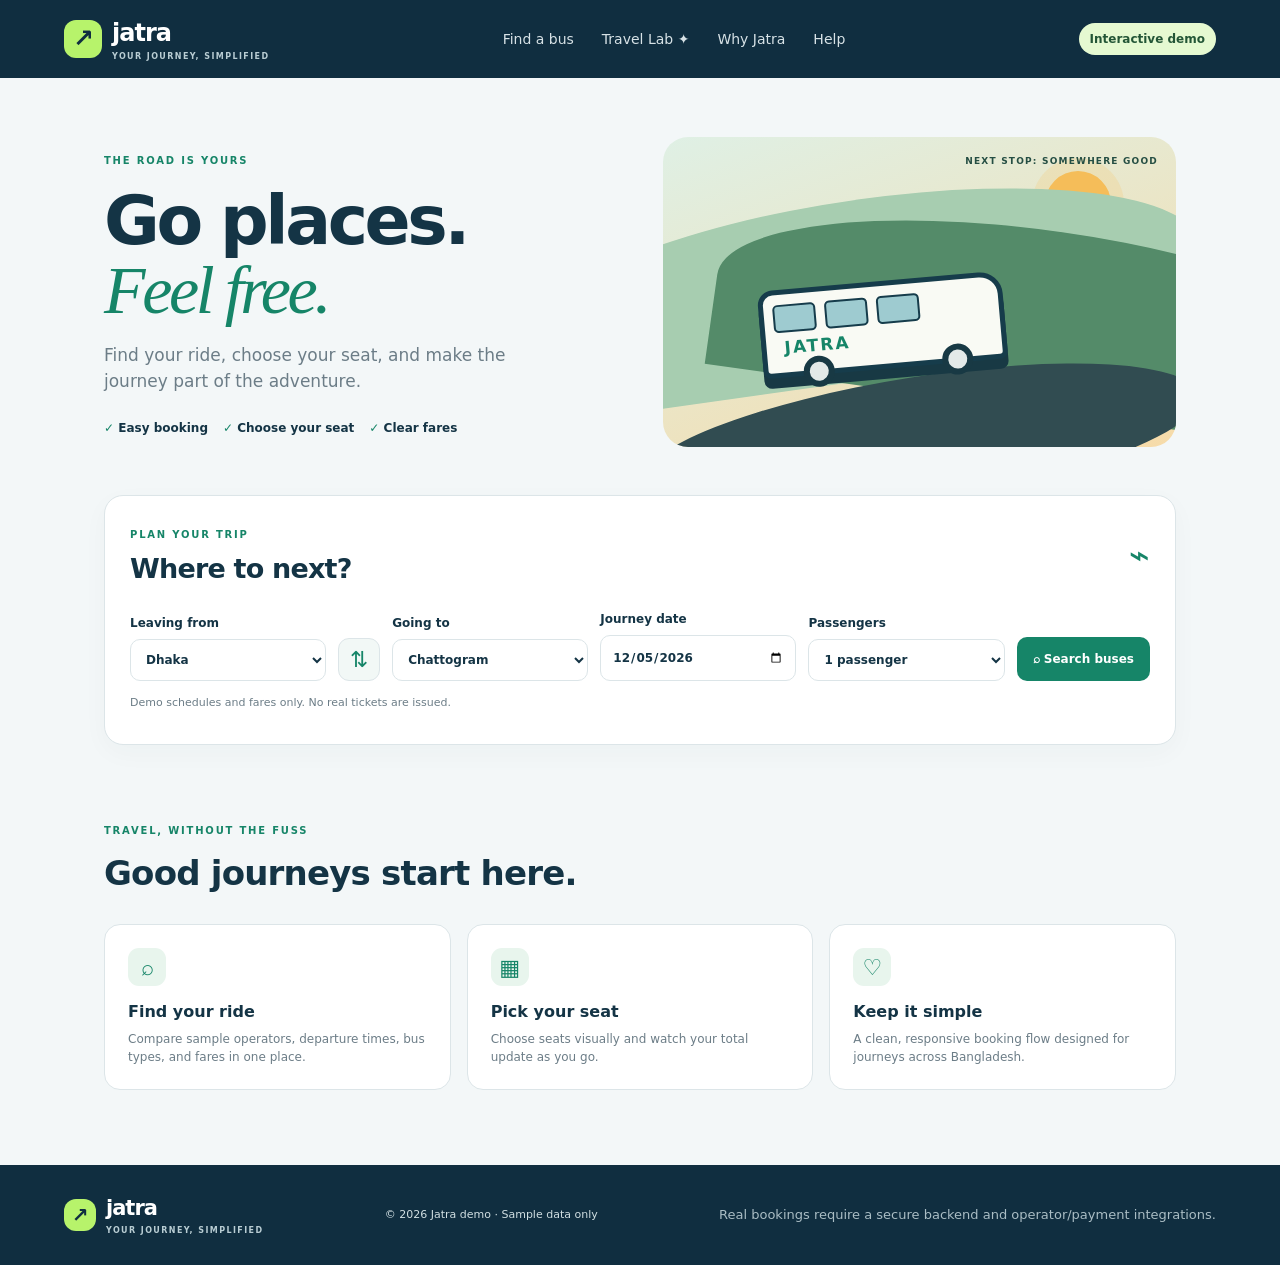
<file: index.html>
<!doctype html>
<html lang="en">
<head>
  <meta charset="utf-8" />
  <meta name="viewport" content="width=device-width, initial-scale=1" />
  <meta name="theme-color" content="#102e40" />
  <meta name="description" content="Jatra is an interactive Bangladesh bus booking demo. Search routes, choose seats and calculate fares." />
  <title>Jatra — Bus Booking</title>
  <link rel="stylesheet" href="styles.css" />
</head>
<body>
  <header class="topbar">
    <a class="brand" href="#"><span class="brand-mark">↗</span><span>jatra<small>YOUR JOURNEY, SIMPLIFIED</small></span></a>
    <nav><a href="#search">Find a bus</a><a href="apps.html">Travel Lab ✦</a><a href="#why">Why Jatra</a><a href="#help">Help</a></nav>
    <span class="demo-pill">Interactive demo</span>
  </header>
  <main>
    <section class="hero">
      <div class="hero-copy">
        <span class="eyebrow">THE ROAD IS YOURS</span>
        <h1>Go places.<br><em>Feel free.</em></h1>
        <p>Find your ride, choose your seat, and make the journey part of the adventure.</p>
        <div class="hero-points"><span>✓ Easy booking</span><span>✓ Choose your seat</span><span>✓ Clear fares</span></div>
      </div>
      <div class="hero-art" role="img" aria-label="Illustration of a coach travelling through green hills">
        <div class="sun"></div><div class="hill hill-back"></div><div class="hill hill-front"></div>
        <div class="road"></div><div class="bus-art"><div class="bus-window"></div><div class="bus-window"></div><div class="bus-window"></div><div class="bus-wheel wheel-a"></div><div class="bus-wheel wheel-b"></div></div>
        <span class="art-label">NEXT STOP: SOMEWHERE GOOD</span>
      </div>
    </section>

    <section class="search-panel panel" id="search">
      <div class="section-heading"><div><span class="eyebrow">PLAN YOUR TRIP</span><h2>Where to next?</h2></div><span class="heading-icon">⌁</span></div>
      <form id="search-form" class="search-grid">
        <label>Leaving from<select id="origin" required></select></label>
        <button class="swap" id="swap" type="button" aria-label="Swap origin and destination">⇅</button>
        <label>Going to<select id="destination" required></select></label>
        <label>Journey date<input id="date" type="date" required /></label>
        <label>Passengers<select id="passengers"><option value="1">1 passenger</option><option value="2">2 passengers</option><option value="3">3 passengers</option><option value="4">4 passengers</option></select></label>
        <button class="primary search-button" type="submit">⌕ <span>Search buses</span></button>
      </form>
      <p class="fineprint">Demo schedules and fares only. No real tickets are issued.</p>
      <p class="error" id="search-error" aria-live="polite"></p>
    </section>

    <section id="results-section" class="results-section hidden">
      <div class="section-heading"><div><span class="eyebrow">YOUR OPTIONS</span><h2>Available buses</h2><p id="route-summary" class="muted"></p></div><span class="result-count" id="result-count">3 options</span></div>
      <div class="filters panel">
        <label>Sort by<select id="sort"><option value="recommended">Recommended</option><option value="price">Lowest price</option><option value="departure">Departure time</option></select></label>
        <label>Bus type<select id="filter"><option value="all">All buses</option><option value="ac">AC only</option><option value="nonac">Non-AC only</option></select></label>
      </div>
      <div id="bus-list" class="bus-list"></div>
    </section>

    <section id="booking-section" class="booking-layout hidden">
      <div class="panel seat-panel">
        <div class="section-heading"><div><span class="eyebrow">STEP 1 OF 2</span><h2>Choose your seats</h2><p id="selected-bus-subtitle" class="muted"></p></div><button id="back-results" class="text-button" type="button">← Buses</button></div>
        <div class="driver-row"><span>FRONT OF BUS</span><span class="steering">◉</span></div>
        <div id="seat-map" class="seat-map"></div>
        <div class="seat-legend"><span><i class="available"></i> Available</span><span><i class="chosen"></i> Selected</span><span><i class="occupied"></i> Booked</span></div>
        <p class="muted small" id="seat-instruction">Choose your seats to continue.</p>
        <p class="error" id="seat-error" aria-live="polite"></p>
      </div>
      <aside class="panel summary-panel">
        <span class="eyebrow">YOUR JOURNEY</span><h3 id="summary-route"></h3><p id="summary-date" class="muted"></p>
        <div class="summary-line"><span>Bus</span><strong id="summary-bus"></strong></div>
        <div class="summary-line"><span>Seats</span><strong id="summary-seats">None selected</strong></div>
        <div class="summary-line"><span>Price per seat</span><strong id="summary-price"></strong></div>
        <div class="total-line"><span>Total fare</span><strong id="summary-total">৳0</strong></div>
        <button id="continue" class="primary full" type="button">Continue to passenger details →</button>
      </aside>
    </section>

    <section id="passenger-section" class="panel passenger-panel hidden">
      <div class="section-heading"><div><span class="eyebrow">STEP 2 OF 2</span><h2>Passenger details</h2><p class="muted">Who is travelling with us?</p></div></div>
      <form id="passenger-form" class="passenger-form">
        <label>Full name<input id="full-name" autocomplete="name" placeholder="Passenger's full name" required minlength="2" /></label>
        <label>Mobile number<input id="phone" inputmode="tel" autocomplete="tel" placeholder="01XXXXXXXXX" required /></label>
        <label>Payment preference<select id="payment"><option>Mobile banking / online payment</option><option>Pay at bus counter</option></select></label>
        <div class="checkout-total"><span>Amount due</span><strong id="checkout-total">৳0</strong></div>
        <p class="fineprint">This demo does not process payments or reserve real seats.</p>
        <p class="error" id="passenger-error" aria-live="polite"></p>
        <div class="button-row"><button type="button" id="back-seats" class="secondary">← Back to seats</button><button class="primary" type="submit">Confirm demo booking</button></div>
      </form>
    </section>

    <section id="confirmation" class="panel confirmation hidden" aria-live="polite">
      <div class="success-mark">✓</div><span class="eyebrow">ALL SET (DEMO)</span><h2>Your trip is taking shape.</h2><p class="muted">This is a prototype confirmation. No real ticket has been booked and no payment was taken.</p>
      <div id="confirmation-details" class="confirmation-details"></div>
      <button id="new-booking" class="primary full" type="button">Book another journey</button>
    </section>

    <section class="why-section" id="why"><span class="eyebrow">TRAVEL, WITHOUT THE FUSS</span><h2>Good journeys start here.</h2><div class="feature-grid"><article><span class="feature-icon">⌕</span><h3>Find your ride</h3><p>Compare sample operators, departure times, bus types, and fares in one place.</p></article><article><span class="feature-icon">▦</span><h3>Pick your seat</h3><p>Choose seats visually and watch your total update as you go.</p></article><article><span class="feature-icon">♡</span><h3>Keep it simple</h3><p>A clean, responsive booking flow designed for journeys across Bangladesh.</p></article></div></section>
  </main>
  <footer id="help"><a class="brand footer-brand" href="#"><span class="brand-mark">↗</span><span>jatra<small>YOUR JOURNEY, SIMPLIFIED</small></span></a><p>© 2026 Jatra demo · Sample data only</p><p class="muted">Real bookings require a secure backend and operator/payment integrations.</p></footer>
  <script src="app.js"></script>
</body>
</html>
</file>
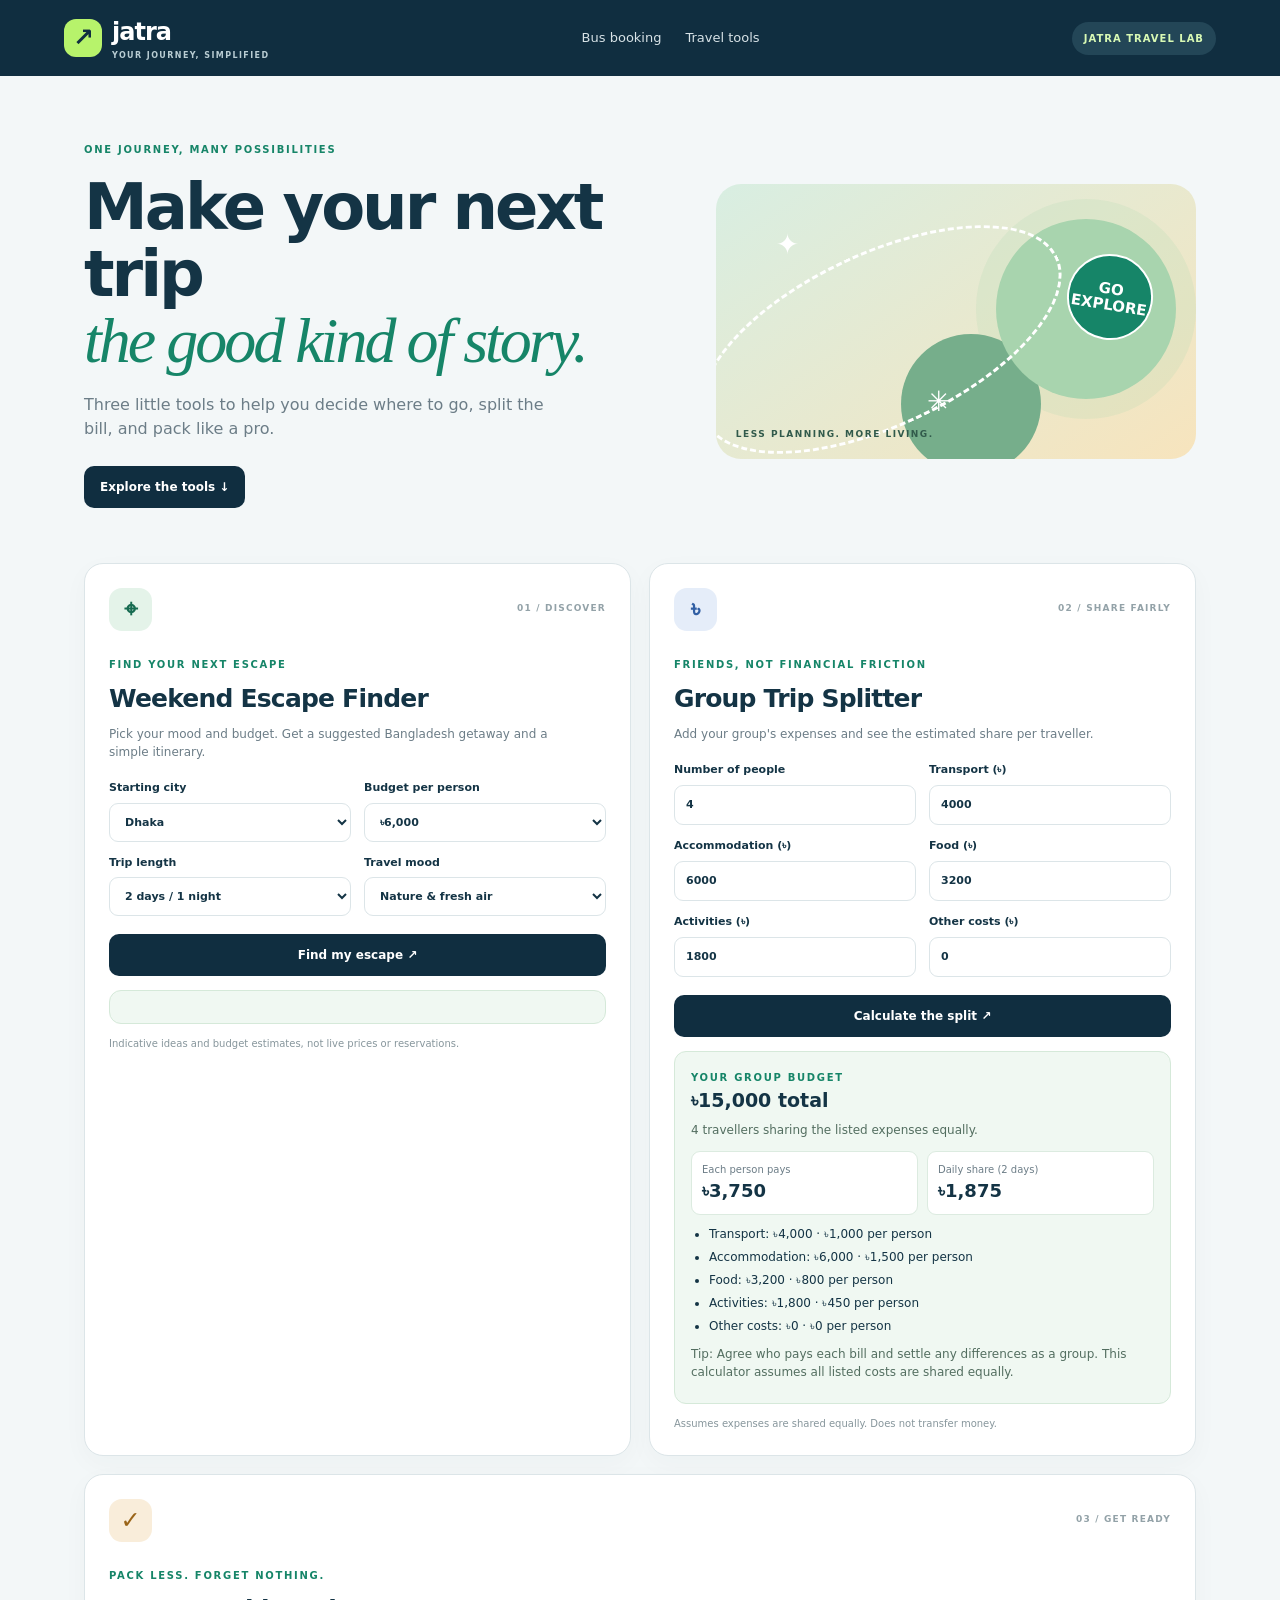
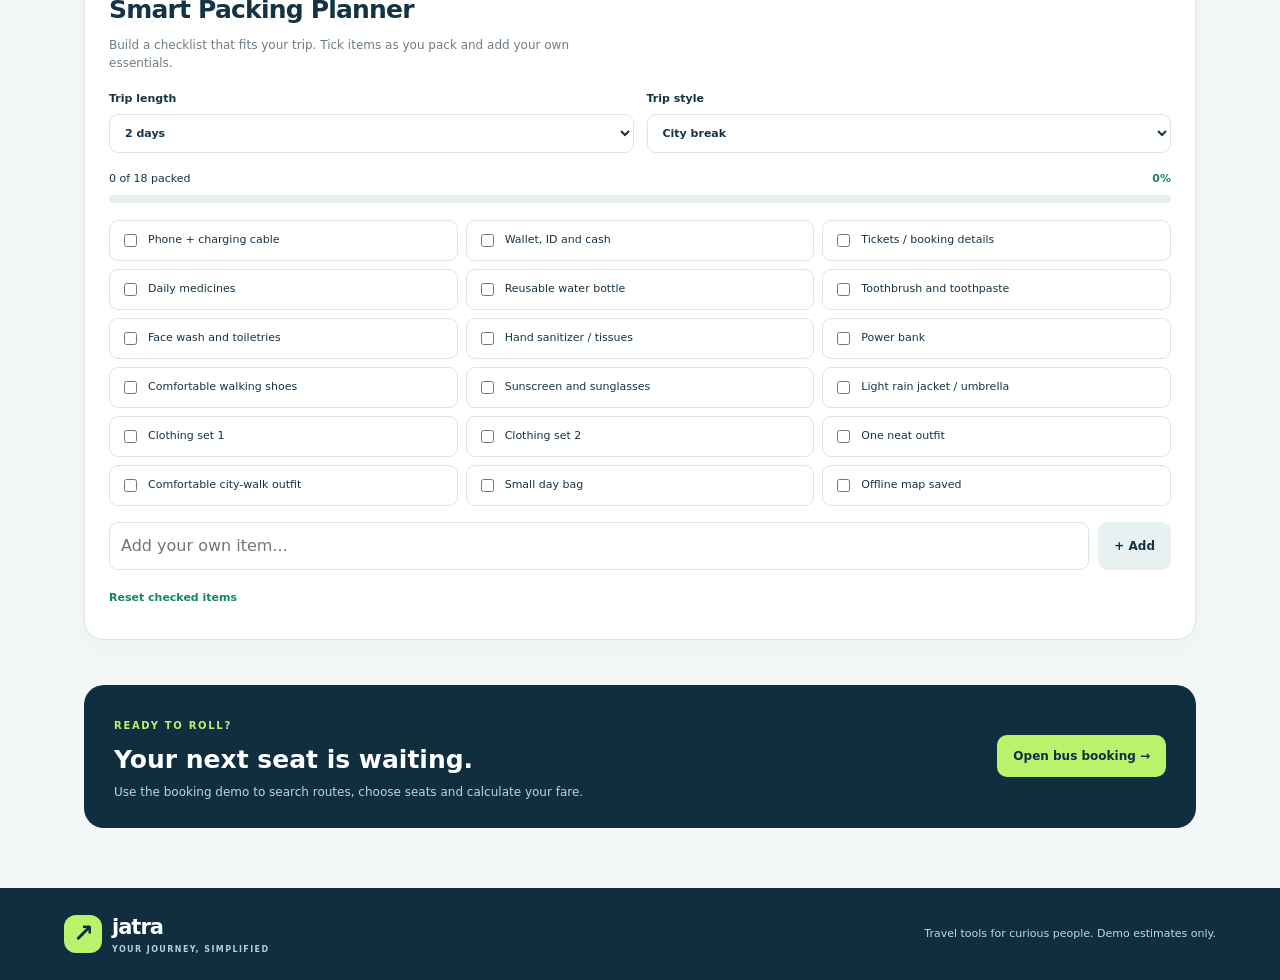
<file: apps.html>
<!doctype html>
<html lang="en">
<head>
<meta charset="utf-8"><meta name="viewport" content="width=device-width, initial-scale=1"><meta name="theme-color" content="#102e40">
<meta name="description" content="Explore Jatra travel tools: Bangladesh weekend escape finder, group trip cost splitter and smart packing planner.">
<title>Jatra Travel Lab — Mini Apps</title><link rel="stylesheet" href="apps.css">
</head>
<body>
<header class="topbar"><a class="brand" href="index.html"><span class="mark">↗</span><span>jatra<small>YOUR JOURNEY, SIMPLIFIED</small></span></a><nav><a href="index.html">Bus booking</a><a href="#tools">Travel tools</a></nav><span class="pill">JATRA TRAVEL LAB</span></header>
<main>
<section class="intro"><div><span class="eyebrow">ONE JOURNEY, MANY POSSIBILITIES</span><h1>Make your next trip<br><em>the good kind of story.</em></h1><p>Three little tools to help you decide where to go, split the bill, and pack like a pro.</p><a class="primary" href="#tools">Explore the tools ↓</a></div><div class="intro-art"><div class="orb"></div><div class="route-line"></div><span class="stamp">GO<br>EXPLORE</span><span class="tiny t1">✦</span><span class="tiny t2">✳</span><span class="art-note">LESS PLANNING. MORE LIVING.</span></div></section>
<section id="tools" class="tool-grid">
<article class="tool-card escape-card"><div class="tool-head"><span class="tool-icon">⌖</span><span class="number">01 / DISCOVER</span></div><span class="eyebrow">FIND YOUR NEXT ESCAPE</span><h2>Weekend Escape Finder</h2><p>Pick your mood and budget. Get a suggested Bangladesh getaway and a simple itinerary.</p><div class="control-grid"><label>Starting city<select id="start-city"><option>Dhaka</option><option>Chattogram</option><option>Sylhet</option><option>Rajshahi</option><option>Khulna</option></select></label><label>Budget per person<select id="trip-budget"><option value="3000">৳3,000</option><option value="6000" selected>৳6,000</option><option value="12000">৳12,000</option><option value="25000">৳25,000</option></select></label><label>Trip length<select id="trip-days"><option value="1">Day trip</option><option value="2" selected>2 days / 1 night</option><option value="3">3 days / 2 nights</option></select></label><label>Travel mood<select id="trip-mood"><option value="nature">Nature & fresh air</option><option value="beach">Beach & sea</option><option value="culture">Culture & history</option><option value="adventure">Adventure</option></select></label></div><button class="primary full" id="find-escape">Find my escape ↗</button><div id="escape-result" class="result-box hidden" aria-live="polite"></div><p class="disclaimer">Indicative ideas and budget estimates, not live prices or reservations.</p></article>
<article class="tool-card split-card"><div class="tool-head"><span class="tool-icon blue">৳</span><span class="number">02 / SHARE FAIRLY</span></div><span class="eyebrow">FRIENDS, NOT FINANCIAL FRICTION</span><h2>Group Trip Splitter</h2><p>Add your group's expenses and see the estimated share per traveller.</p><div class="control-grid"><label>Number of people<input type="number" min="1" max="40" value="4" id="people"></label><label>Transport (৳)<input type="number" min="0" value="4000" id="transport"></label><label>Accommodation (৳)<input type="number" min="0" value="6000" id="stay"></label><label>Food (৳)<input type="number" min="0" value="3200" id="food"></label><label>Activities (৳)<input type="number" min="0" value="1800" id="activities"></label><label>Other costs (৳)<input type="number" min="0" value="0" id="other"></label></div><button class="primary full" id="calculate-split">Calculate the split ↗</button><div id="split-result" class="result-box hidden" aria-live="polite"></div><p class="disclaimer">Assumes expenses are shared equally. Does not transfer money.</p></article>
<article class="tool-card pack-card"><div class="tool-head"><span class="tool-icon gold">✓</span><span class="number">03 / GET READY</span></div><span class="eyebrow">PACK LESS. FORGET NOTHING.</span><h2>Smart Packing Planner</h2><p>Build a checklist that fits your trip. Tick items as you pack and add your own essentials.</p><div class="control-grid"><label>Trip length<select id="pack-days"><option value="1">1 day</option><option value="2" selected>2 days</option><option value="3">3 days</option><option value="5">5 days</option><option value="7">7 days</option></select></label><label>Trip style<select id="pack-style"><option value="city">City break</option><option value="beach">Beach</option><option value="hiking">Nature / hiking</option><option value="work">Work trip</option></select></label></div><div class="progress-wrap"><div class="progress-meta"><span id="pack-progress-label">0 of 0 packed</span><strong id="pack-percent">0%</strong></div><div class="progress-track"><div id="pack-progress" class="progress-fill"></div></div></div><div id="packing-list" class="packing-list"></div><form id="add-item-form" class="add-item"><input id="custom-item" placeholder="Add your own item..." maxlength="70" aria-label="Custom packing item" required><button class="secondary" type="submit">+ Add</button></form><button class="text-button" id="reset-packing" type="button">Reset checked items</button></article>
</section>
<section class="bottom-cta"><div><span class="eyebrow">READY TO ROLL?</span><h2>Your next seat is waiting.</h2><p>Use the booking demo to search routes, choose seats and calculate your fare.</p></div><a class="primary" href="index.html#search">Open bus booking →</a></section>
</main><footer><a class="brand" href="index.html"><span class="mark">↗</span><span>jatra<small>YOUR JOURNEY, SIMPLIFIED</small></span></a><span>Travel tools for curious people. Demo estimates only.</span></footer>
<script src="apps.js"></script>
</body></html>
</file>
<file: styles.css>
:root{--ink:#143445;--deep:#102e40;--green:#b7f36b;--teal:#168568;--muted:#6c7d87;--line:#dce5e8;--paper:#fff;--bg:#f3f7f8;--red:#b63838}*{box-sizing:border-box}html{scroll-behavior:smooth}body{margin:0;background:var(--bg);color:var(--ink);font-family:Inter,ui-sans-serif,system-ui,-apple-system,BlinkMacSystemFont,"Segoe UI",sans-serif;line-height:1.5}button,input,select{font:inherit}button{cursor:pointer}.topbar{min-height:78px;display:flex;align-items:center;justify-content:space-between;padding:12px max(5vw,22px);background:var(--deep);color:white;gap:24px}.brand{display:flex;align-items:center;gap:10px;text-decoration:none;color:white;font-weight:850;font-size:24px;letter-spacing:-1px}.brand small{display:block;font-size:8px;letter-spacing:1.4px;color:#b9cdd3;font-weight:650}.brand-mark{display:grid;place-items:center;width:38px;height:38px;border-radius:12px;background:var(--green);color:var(--deep);font-size:25px}.topbar nav{display:flex;gap:28px}.topbar nav a{color:#d7e2e6;text-decoration:none;font-size:14px}.demo-pill,.result-count{font-size:12px;background:#e5f9d1;color:#235536;padding:7px 11px;border-radius:999px;font-weight:750}main{max-width:1120px;margin:auto;padding:34px 24px 60px}.hero{display:grid;grid-template-columns:1fr 1fr;align-items:center;gap:45px;padding:25px 0 48px}.eyebrow{font-size:10px;font-weight:850;letter-spacing:1.8px;color:var(--teal)}h1{font-size:clamp(42px,6vw,68px);line-height:1.02;letter-spacing:-3.4px;margin:15px 0 18px}h1 em{font-family:Georgia,serif;font-weight:500;color:var(--teal)}.hero-copy>p{color:var(--muted);max-width:440px;font-size:17px}.hero-points{display:flex;gap:15px;flex-wrap:wrap;margin-top:25px;font-size:12px;font-weight:700}.hero-points span:first-letter{color:var(--teal)}.hero-art{height:310px;border-radius:25px;position:relative;overflow:hidden;background:linear-gradient(160deg,#dff0e5,#f6dba9);isolation:isolate}.sun{position:absolute;right:65px;top:34px;width:66px;height:66px;border-radius:50%;background:#f5bd59;box-shadow:0 0 0 13px #f5bd5933}.hill{position:absolute;bottom:68px;width:130%;height:180px;border-radius:50% 50% 0 0}.hill-back{background:#a7cdb0;left:-25%;transform:rotate(-8deg)}.hill-front{background:#548b69;left:10%;bottom:36px;transform:rotate(8deg)}.road{position:absolute;bottom:-55px;left:-5%;width:110%;height:125px;background:#314c51;transform:rotate(-9deg);border-radius:50%}.bus-art{position:absolute;z-index:2;left:19%;bottom:78px;width:245px;height:88px;background:#f9faf4;border:5px solid #163c4b;border-radius:15px 23px 8px 8px;transform:rotate(-5deg);box-shadow:0 10px 0 #183944}.bus-art:before{content:"JATRA";position:absolute;left:18px;bottom:12px;color:#168568;font-size:17px;font-weight:900;letter-spacing:2px}.bus-window{display:inline-block;width:43px;height:28px;margin:10px 0 0 9px;border-radius:5px;background:#9ecbd0;border:2px solid #163c4b}.bus-wheel{position:absolute;bottom:-17px;width:31px;height:31px;border:6px solid #183944;background:#e3e9e8;border-radius:50%}.wheel-a{left:35px}.wheel-b{right:30px}.art-label{position:absolute;z-index:3;right:18px;top:18px;font-size:9px;letter-spacing:1.2px;font-weight:850;color:#254e43}.panel{background:var(--paper);border:1px solid var(--line);border-radius:19px;padding:25px;box-shadow:0 8px 26px #173f4b08}.search-panel{position:relative}.section-heading{display:flex;align-items:center;justify-content:space-between;gap:15px;margin-bottom:20px}.section-heading h2,.why-section h2,.confirmation h2{margin:4px 0 0;font-size:27px;letter-spacing:-.8px}.heading-icon{font-size:35px;color:var(--teal)}.search-grid{display:grid;grid-template-columns:1fr 42px 1fr 1fr 1fr auto;gap:12px;align-items:end}.search-grid label,.filters label,.passenger-form label{display:flex;flex-direction:column;gap:7px;font-size:12px;font-weight:750}.input, input,select{min-width:0}.search-grid input,.search-grid select,.filters select,.passenger-form input,.passenger-form select{width:100%;border:1px solid var(--line);border-radius:10px;padding:12px 11px;background:#fff;color:var(--ink);outline-color:var(--teal)}.swap{height:43px;width:42px;border:1px solid var(--line);background:#f2f8f6;border-radius:11px;color:var(--teal);font-size:22px}.primary,.secondary{border:0;border-radius:10px;padding:12px 16px;font-weight:800;font-size:12px;white-space:nowrap}.primary{background:var(--deep);color:white;transition:transform .15s,background .15s}.primary:hover{background:var(--teal);transform:translateY(-1px)}.secondary{background:#eaf1f2;color:var(--ink)}.search-button{height:44px;background:var(--teal)}.fineprint{font-size:11px;color:var(--muted);margin:14px 0 0}.error{font-size:12px;color:var(--red);margin:8px 0 0;min-height:0}.hidden{display:none!important}.results-section,.booking-layout,.passenger-panel,.confirmation{margin-top:34px}.results-section>.section-heading{margin-bottom:18px}.muted{color:var(--muted);font-size:13px;margin:4px 0}.filters{display:flex;gap:18px;padding:15px 18px;margin-bottom:14px}.filters label{min-width:170px}.filters select{padding:9px}.bus-list{display:grid;gap:12px}.bus-card{display:grid;grid-template-columns:1fr auto;gap:25px;align-items:center;background:white;border:1px solid var(--line);border-radius:16px;padding:20px}.bus-top{display:flex;align-items:center;gap:12px}.operator-mark{display:grid;place-items:center;width:43px;height:43px;border-radius:12px;background:#e8f5ed;color:var(--teal);font-size:20px}.bus-name{font-weight:850;font-size:15px}.tag{display:inline-block;margin-left:8px;padding:3px 7px;border-radius:5px;background:#f1f7e9;color:#4a7132;font-size:9px;font-weight:800}.bus-type{font-size:11px;color:var(--muted);margin-top:2px}.times{display:flex;align-items:center;gap:25px;margin:20px 0 0 55px}.time-block strong{display:block;font-size:15px}.time-block small{display:block;color:var(--muted);font-size:10px}.duration{font-size:10px;color:var(--muted);position:relative;border-bottom:1px solid #b8c9cd;padding-bottom:5px;min-width:65px;text-align:center}.bus-action{text-align:right;display:grid;gap:13px;justify-items:end}.fare{font-size:22px;font-weight:900;letter-spacing:-.5px}.fare small{display:block;font-size:10px;color:var(--muted);font-weight:500;letter-spacing:0}.booking-layout{display:grid;grid-template-columns:1.3fr .7fr;gap:20px;align-items:start}.seat-panel .section-heading{align-items:flex-start}.text-button{border:0;background:none;color:var(--teal);font-weight:800;font-size:12px}.driver-row{display:flex;justify-content:space-between;align-items:center;max-width:310px;margin:10px auto 14px;padding:12px 15px;border:1px solid var(--line);border-radius:12px;background:#f6faf9;font-size:9px;letter-spacing:1px;color:var(--muted)}.steering{font-size:20px;color:var(--teal)}.seat-map{display:grid;gap:9px;max-width:310px;margin:0 auto}.seat-row{display:grid;grid-template-columns:1fr 1fr 24px 1fr 1fr;gap:9px}.seat{height:42px;border-radius:8px;border:1px solid #a9c9b8;background:#eef8f0;color:#216747;font-size:11px;font-weight:800}.seat.selected{background:var(--teal);border-color:var(--teal);color:white;box-shadow:0 0 0 3px #16856822}.seat.occupied{background:#e5e9ea;border-color:#d7dfe1;color:#98a5aa;cursor:not-allowed;text-decoration:line-through}.seat-legend{display:flex;justify-content:center;gap:18px;flex-wrap:wrap;margin-top:20px;font-size:10px;color:var(--muted)}.seat-legend span{display:flex;align-items:center;gap:6px}.seat-legend i{width:12px;height:12px;border-radius:4px;display:inline-block;background:#eef8f0;border:1px solid #a9c9b8}.seat-legend i.chosen{background:var(--teal)}.seat-legend i.occupied{background:#e5e9ea;border-color:#d7dfe1}.small{text-align:center;font-size:11px;margin-top:13px}.summary-panel{position:sticky;top:20px}.summary-panel h3{font-size:22px;margin:8px 0 2px}.summary-line,.total-line{display:flex;justify-content:space-between;gap:15px;padding:13px 0;border-bottom:1px solid var(--line);font-size:12px}.summary-line strong{text-align:right}.total-line{margin:6px 0 15px;border-bottom:0;font-weight:800;font-size:14px}.total-line strong{font-size:22px}.full{width:100%}.passenger-panel{max-width:780px;margin-left:auto;margin-right:auto}.passenger-form{display:grid;grid-template-columns:1fr 1fr;gap:18px}.checkout-total{display:flex;justify-content:space-between;align-items:center;background:#f2f8f6;padding:14px;border-radius:10px;font-size:13px;font-weight:750}.checkout-total strong{font-size:22px}.passenger-form>.fineprint,.passenger-form>.error,.button-row{grid-column:1/-1}.button-row{display:flex;justify-content:space-between;gap:12px}.confirmation{max-width:660px;margin-left:auto;margin-right:auto;text-align:center}.success-mark{margin:0 auto 15px;width:54px;height:54px;border-radius:50%;display:grid;place-items:center;background:#e4f8d4;color:#397e3b;font-size:28px;font-weight:900}.confirmation>p{max-width:460px;margin:10px auto 20px}.confirmation-details{margin:22px 0;text-align:left;border-top:1px solid var(--line)}.detail-row{display:flex;justify-content:space-between;gap:18px;padding:11px 0;border-bottom:1px solid var(--line);font-size:12px}.detail-row strong{text-align:right;overflow-wrap:anywhere}.why-section{padding:72px 0 15px}.why-section h2{font-size:34px;margin:7px 0 25px}.feature-grid{display:grid;grid-template-columns:repeat(3,1fr);gap:16px}.feature-grid article{padding:23px;border:1px solid var(--line);background:white;border-radius:16px}.feature-icon{display:grid;place-items:center;width:38px;height:38px;border-radius:11px;background:#e8f5ed;color:var(--teal);font-size:22px}.feature-grid h3{font-size:16px;margin:14px 0 6px}.feature-grid p{font-size:12px;color:var(--muted);margin:0}footer{background:var(--deep);color:white;padding:28px max(5vw,22px);display:flex;align-items:center;justify-content:space-between;gap:20px;flex-wrap:wrap}footer p{font-size:11px;margin:0;color:#d1dfe2}.footer-brand{font-size:21px}.footer-brand .brand-mark{width:32px;height:32px;font-size:20px}footer .muted{color:#aabdc4}
@media(max-width:900px){.search-grid{grid-template-columns:1fr 42px 1fr}.search-grid label:nth-of-type(3){grid-column:1/2}.search-grid label:nth-of-type(4){grid-column:3/4}.search-button{grid-column:1/-1}.hero{gap:25px}.booking-layout{grid-template-columns:1fr}.summary-panel{position:static}.bus-card{gap:12px}.times{gap:15px;margin-left:0}.topbar nav{gap:15px}}
@media(max-width:620px){.topbar{padding:12px 18px;flex-wrap:wrap;gap:12px}.topbar nav{order:3;width:100%;justify-content:space-between}.demo-pill{font-size:10px}main{padding:18px 14px 40px}.hero{grid-template-columns:1fr;padding:18px 0 28px;gap:24px}.hero-art{height:245px}.bus-art{transform:scale(.85) rotate(-5deg);transform-origin:left bottom;left:13%;bottom:66px}.hero-points{gap:9px}.panel{padding:18px;border-radius:15px}.section-heading h2{font-size:24px}.search-grid{grid-template-columns:1fr 40px 1fr;gap:9px}.search-grid label:first-child{grid-column:1/3}.search-grid label:nth-of-type(2){grid-column:3/4;grid-row:1}.swap{grid-column:2;grid-row:2}.search-grid label:nth-of-type(3){grid-column:1/3;grid-row:2}.search-grid label:nth-of-type(4){grid-column:1/3}.search-grid label:nth-of-type(5){grid-column:3/4}.search-button{grid-column:1/-1}.bus-card{grid-template-columns:1fr;padding:16px}.bus-action{display:flex;align-items:center;justify-content:space-between;width:100%;text-align:left}.fare{font-size:20px}.times{gap:13px;justify-content:space-between}.time-block strong{font-size:13px}.duration{min-width:42px;font-size:9px}.filters{gap:10px}.filters label{min-width:0;flex:1}.booking-layout{gap:12px}.passenger-form{grid-template-columns:1fr}.passenger-form label,.checkout-total,.passenger-form .fineprint,.passenger-form .error,.button-row{grid-column:1}.button-row{flex-direction:column-reverse}.feature-grid{grid-template-columns:1fr}.why-section{padding-top:48px}footer{align-items:flex-start;flex-direction:column;gap:9px}.seat-map{max-width:290px}.seat-row{gap:6px}.seat{height:39px}}
@media(prefers-reduced-motion:reduce){html{scroll-behavior:auto}*,*:before,*:after{transition:none!important}}
</file>
<file: apps.css>
:root{--ink:#143445;--deep:#102e40;--green:#b7f36b;--teal:#168568;--muted:#6c7d87;--line:#dce5e8;--bg:#f3f7f8;--white:#fff}*{box-sizing:border-box}html{scroll-behavior:smooth}body{margin:0;background:var(--bg);color:var(--ink);font-family:Inter,ui-sans-serif,system-ui,-apple-system,"Segoe UI",sans-serif;line-height:1.5}button,input,select{font:inherit}.topbar{min-height:76px;display:flex;align-items:center;justify-content:space-between;padding:12px max(5vw,22px);background:var(--deep);color:#fff;gap:20px}.brand{display:flex;align-items:center;gap:10px;text-decoration:none;color:#fff;font-size:24px;font-weight:850;letter-spacing:-1px}.brand small{display:block;color:#b9cdd3;font-size:8px;letter-spacing:1.4px;font-weight:650}.mark{display:grid;place-items:center;width:38px;height:38px;border-radius:12px;background:var(--green);color:var(--deep);font-size:25px}.topbar nav{display:flex;gap:24px}.topbar nav a{color:#d7e2e6;text-decoration:none;font-size:13px}.pill{font-size:10px;letter-spacing:1px;font-weight:800;background:#234657;border-radius:999px;padding:9px 12px;color:#d8f9b4}main{max-width:1160px;margin:auto;padding:35px 24px 60px}.intro{display:grid;grid-template-columns:1.1fr .9fr;gap:45px;align-items:center;padding:25px 0 55px}.eyebrow{font-size:10px;font-weight:850;letter-spacing:1.7px;color:var(--teal)}h1{font-size:clamp(40px,5vw,64px);line-height:1.04;letter-spacing:-3px;margin:14px 0 18px}h1 em{font-family:Georgia,serif;font-weight:500;color:var(--teal)}.intro p{font-size:16px;max-width:460px;color:var(--muted);margin:0 0 25px}.primary,.secondary{display:inline-flex;align-items:center;justify-content:center;gap:8px;text-decoration:none;border:0;border-radius:10px;padding:12px 16px;font-size:12px;font-weight:800;cursor:pointer}.primary{background:var(--deep);color:#fff;transition:transform .15s,background .15s}.primary:hover{background:var(--teal);transform:translateY(-1px)}.secondary{background:#e9f0f2;color:var(--ink)}.intro-art{height:275px;border-radius:25px;position:relative;overflow:hidden;background:linear-gradient(145deg,#d8eee2,#f7e4bd)}.orb{position:absolute;width:180px;height:180px;border-radius:50%;background:#a8d4ae;right:20px;top:35px;box-shadow:-115px 95px 0 -20px #76ae8b,0 0 0 20px #a8d4ae33}.route-line{position:absolute;width:390px;height:175px;border:3px dashed #fff;border-radius:50%;left:-30px;top:68px;transform:rotate(-25deg)}.stamp{position:absolute;right:43px;top:70px;display:grid;place-items:center;width:86px;height:86px;border-radius:50%;border:2px solid #fff;background:var(--teal);color:#fff;text-align:center;font-size:15px;font-weight:900;line-height:1.1;transform:rotate(9deg)}.tiny{position:absolute;color:#fff;font-size:28px}.t1{left:60px;top:40px}.t2{left:44%;bottom:36px}.art-note{position:absolute;left:20px;bottom:18px;font-size:9px;font-weight:850;letter-spacing:1.5px;color:#315a4b}.tool-grid{display:grid;grid-template-columns:repeat(2,minmax(0,1fr));gap:18px;align-items:stretch}.tool-card{background:#fff;border:1px solid var(--line);border-radius:19px;padding:24px;box-shadow:0 8px 26px #173f4b08;min-width:0}.pack-card{grid-column:1/-1}.tool-head{display:flex;justify-content:space-between;align-items:center;margin-bottom:20px}.tool-icon{width:43px;height:43px;border-radius:13px;display:grid;place-items:center;background:#e4f3e9;color:#176b51;font-size:24px;font-weight:900}.tool-icon.blue{background:#e5edf9;color:#315fa4}.tool-icon.gold{background:#f9edda;color:#9a6418}.number{font-size:9px;font-weight:850;letter-spacing:1.2px;color:#93a2a8}.tool-card h2{font-size:25px;letter-spacing:-.8px;margin:5px 0 8px}.tool-card>p:not(.disclaimer){font-size:12px;color:var(--muted);margin:0 0 19px;max-width:470px}.control-grid{display:grid;grid-template-columns:1fr 1fr;gap:13px;margin:18px 0}.control-grid label{display:flex;flex-direction:column;gap:6px;font-size:11px;font-weight:750}.control-grid input,.control-grid select,.add-item input{width:100%;min-width:0;padding:11px;border:1px solid var(--line);border-radius:9px;background:#fff;color:var(--ink);outline-color:var(--teal)}.full{width:100%}.result-box{background:#f0f8f2;border:1px solid #d5e9d9;border-radius:12px;padding:16px;margin-top:14px;font-size:12px}.result-box h3{font-size:19px;margin:0 0 5px}.result-box p{color:#536e60;margin:6px 0}.result-box ul{padding-left:18px;margin:10px 0}.result-box li{margin:5px 0}.metric-row{display:flex;gap:9px;flex-wrap:wrap;margin-top:12px}.metric{flex:1;min-width:100px;background:#fff;border:1px solid #dcebe0;border-radius:9px;padding:10px}.metric span{display:block;color:var(--muted);font-size:10px}.metric strong{font-size:18px}.disclaimer{font-size:10px;color:#87969c;margin:12px 0 0}.progress-wrap{margin:17px 0}.progress-meta{display:flex;justify-content:space-between;font-size:11px;margin-bottom:8px}.progress-meta strong{color:var(--teal)}.progress-track{height:8px;border-radius:99px;background:#e9eff0;overflow:hidden}.progress-fill{height:100%;width:0;background:var(--teal);border-radius:99px;transition:width .2s}.packing-list{display:grid;grid-template-columns:repeat(3,minmax(0,1fr));gap:8px;margin:16px 0}.pack-item{display:flex;align-items:center;gap:8px;padding:10px;border:1px solid var(--line);border-radius:9px;font-size:11px;background:#fff;min-width:0;overflow-wrap:anywhere}.pack-item input{accent-color:var(--teal);flex-shrink:0}.pack-item.done{background:#f1f8f2;color:#7b8d82;text-decoration:line-through}.add-item{display:flex;gap:9px;margin:12px 0}.add-item input{flex:1}.text-button{border:0;background:transparent;color:var(--teal);font-size:11px;font-weight:800;cursor:pointer;padding:8px 0}.bottom-cta{margin-top:45px;background:var(--deep);color:white;border-radius:20px;padding:27px 30px;display:flex;justify-content:space-between;align-items:center;gap:20px}.bottom-cta .eyebrow{color:#b7f36b}.bottom-cta h2{font-size:25px;margin:5px 0}.bottom-cta p{font-size:12px;color:#c2d3d8;margin:0}.bottom-cta .primary{background:var(--green);color:var(--deep)}footer{background:var(--deep);color:#c6d6da;padding:24px max(5vw,22px);display:flex;align-items:center;justify-content:space-between;gap:20px;flex-wrap:wrap;font-size:11px}footer .brand{font-size:21px}
@media(max-width:800px){.intro{gap:25px}.tool-grid{grid-template-columns:1fr}.pack-card{grid-column:auto}.packing-list{grid-template-columns:repeat(2,minmax(0,1fr))}.bottom-cta{align-items:flex-start;flex-direction:column}}
@media(max-width:560px){.topbar{padding:12px 16px;flex-wrap:wrap;gap:12px}.topbar nav{order:3;width:100%;justify-content:space-between}.pill{font-size:9px}main{padding:18px 14px 40px}.intro{grid-template-columns:1fr;padding:20px 0 35px}.intro-art{height:215px}.tool-card{padding:18px}.control-grid{gap:10px}.tool-card h2{font-size:23px}.packing-list{grid-template-columns:1fr 1fr}.bottom-cta{padding:22px}.bottom-cta h2{font-size:23px}footer{align-items:flex-start;flex-direction:column;gap:10px}}
@media(prefers-reduced-motion:reduce){html{scroll-behavior:auto}*,*:before,*:after{transition:none!important}}
</file>
